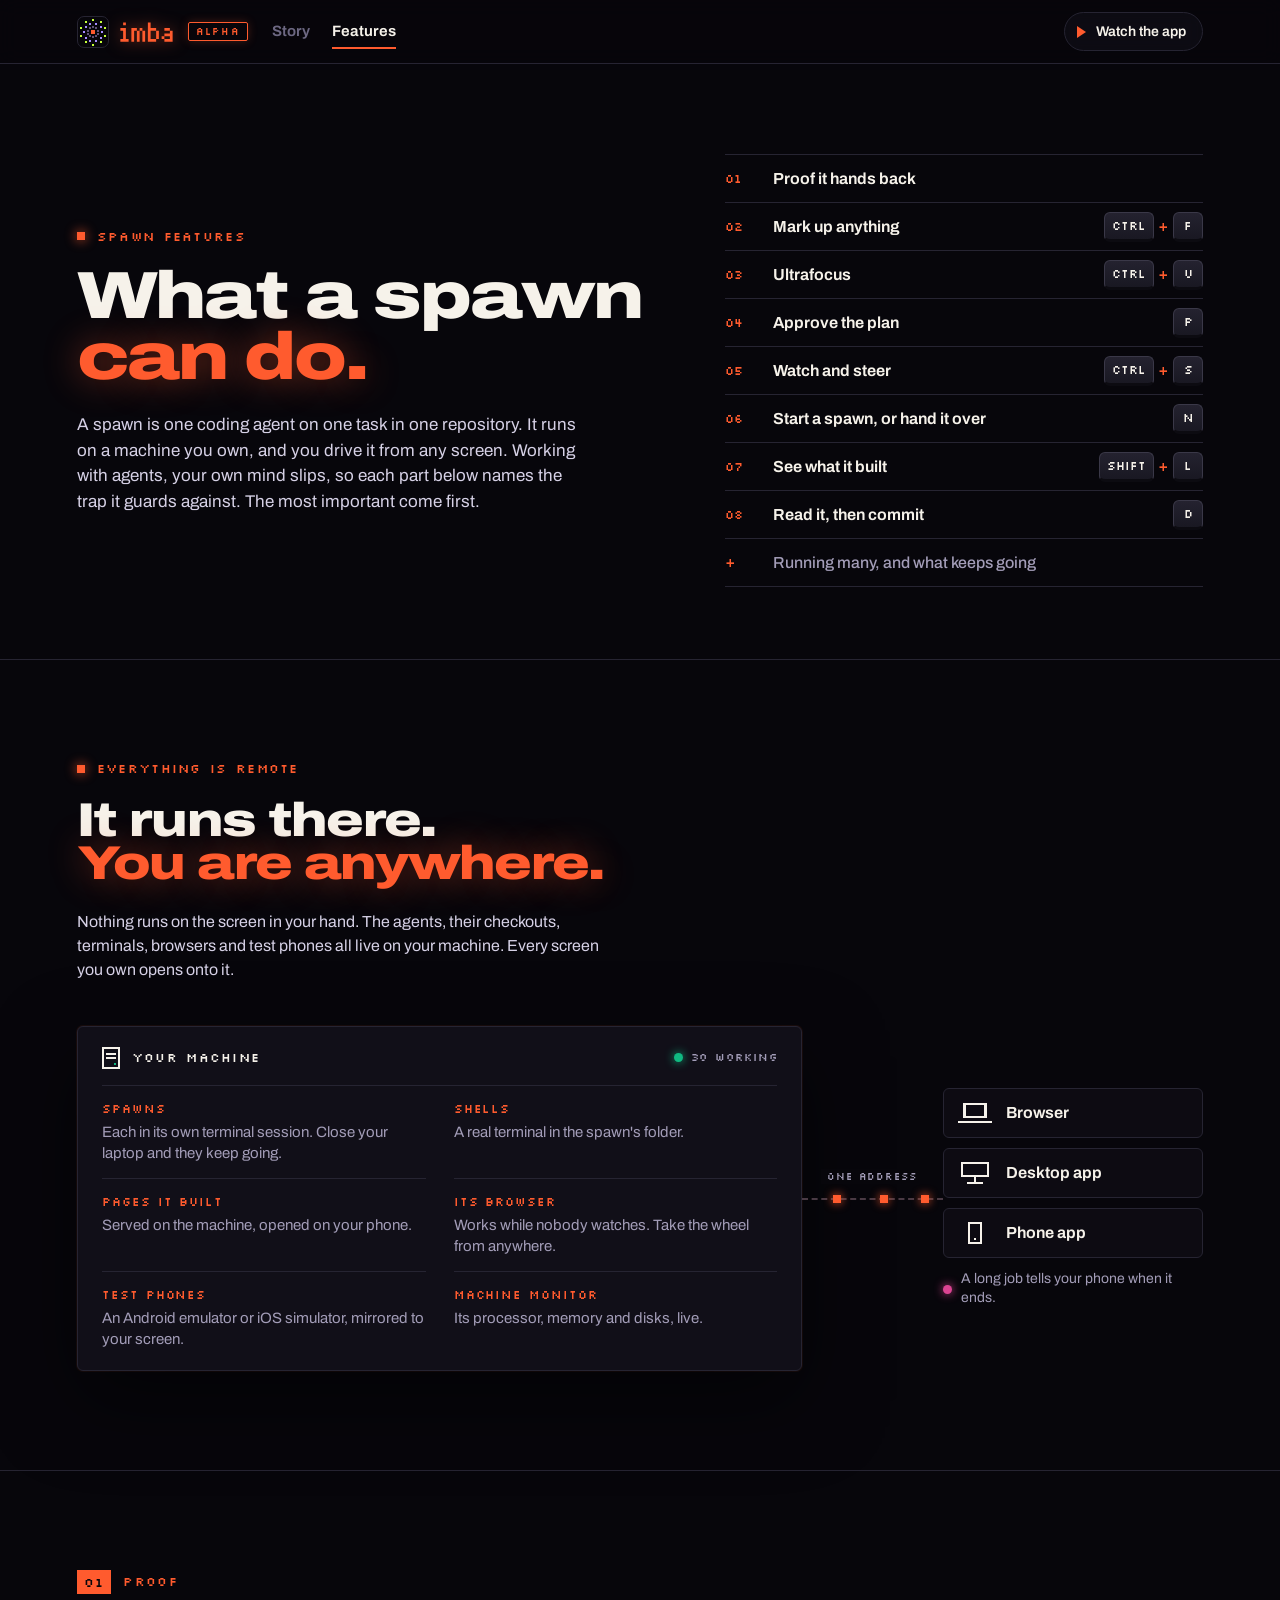
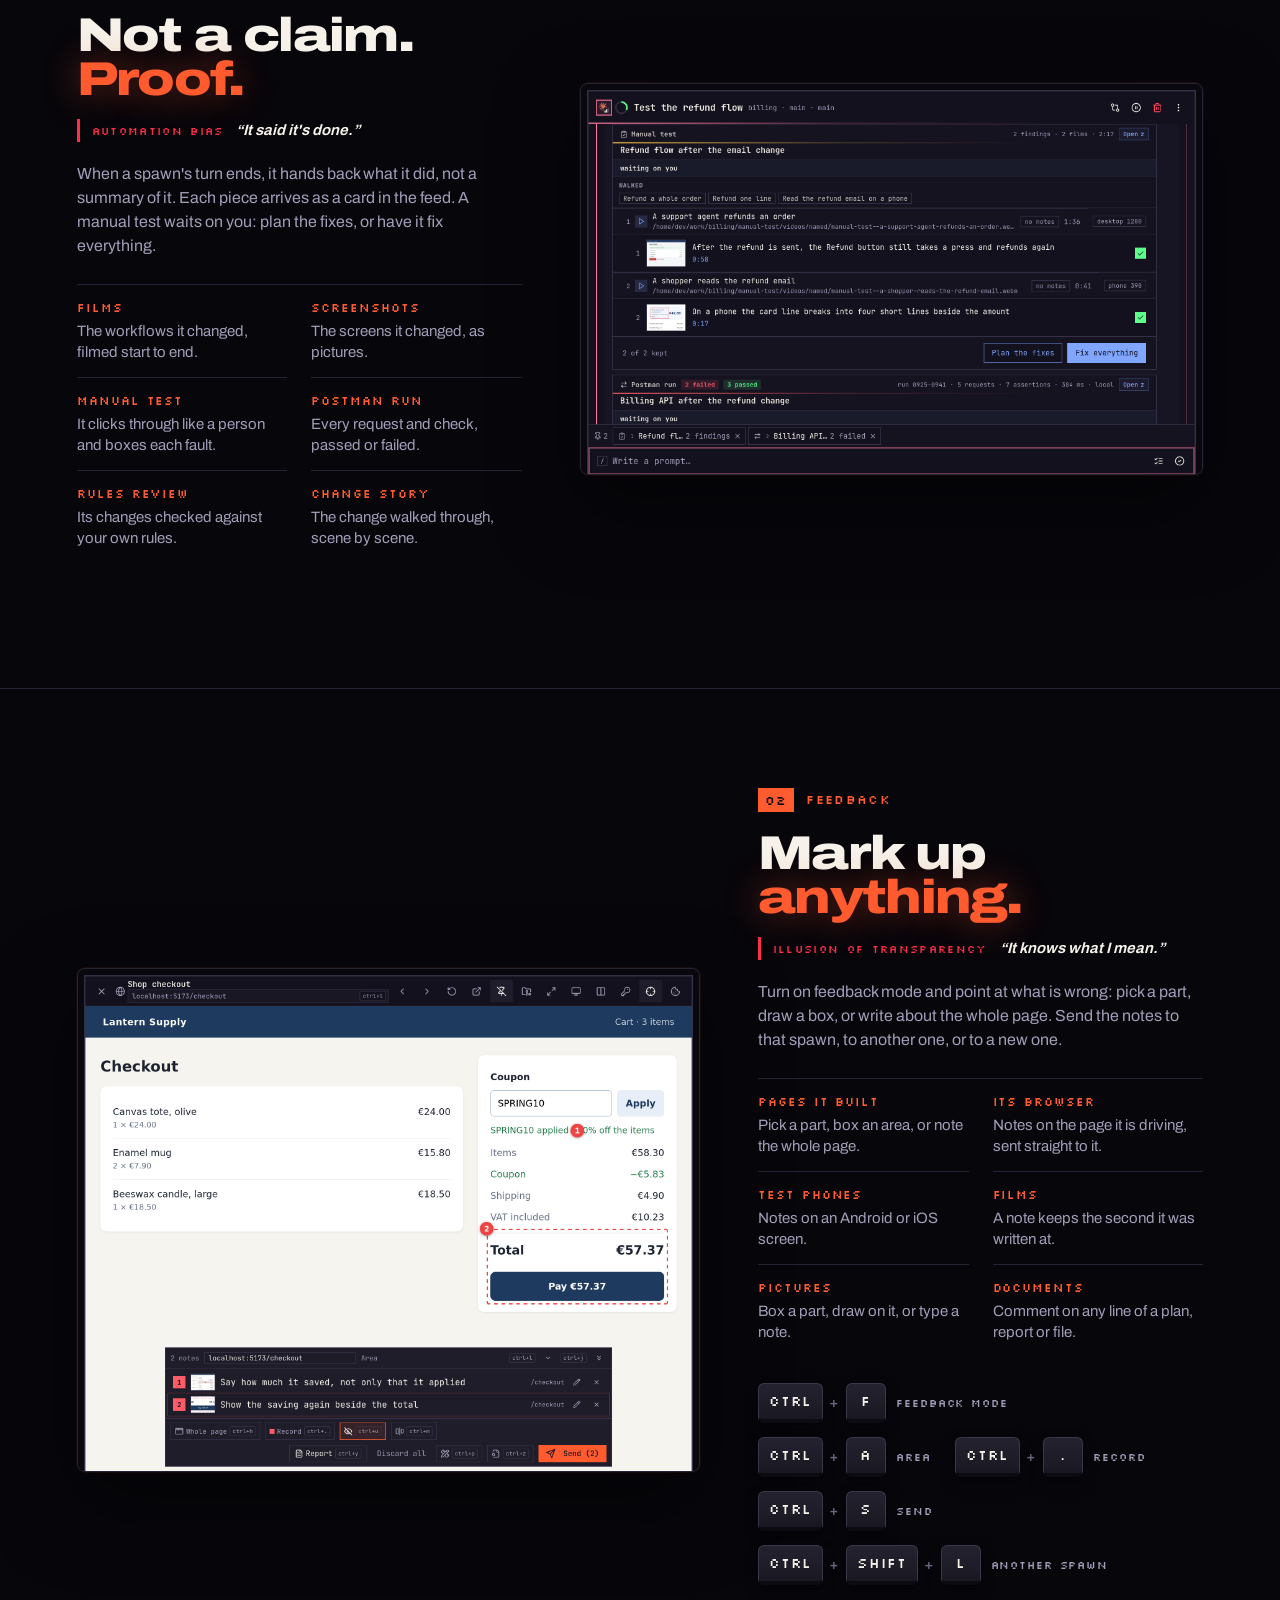
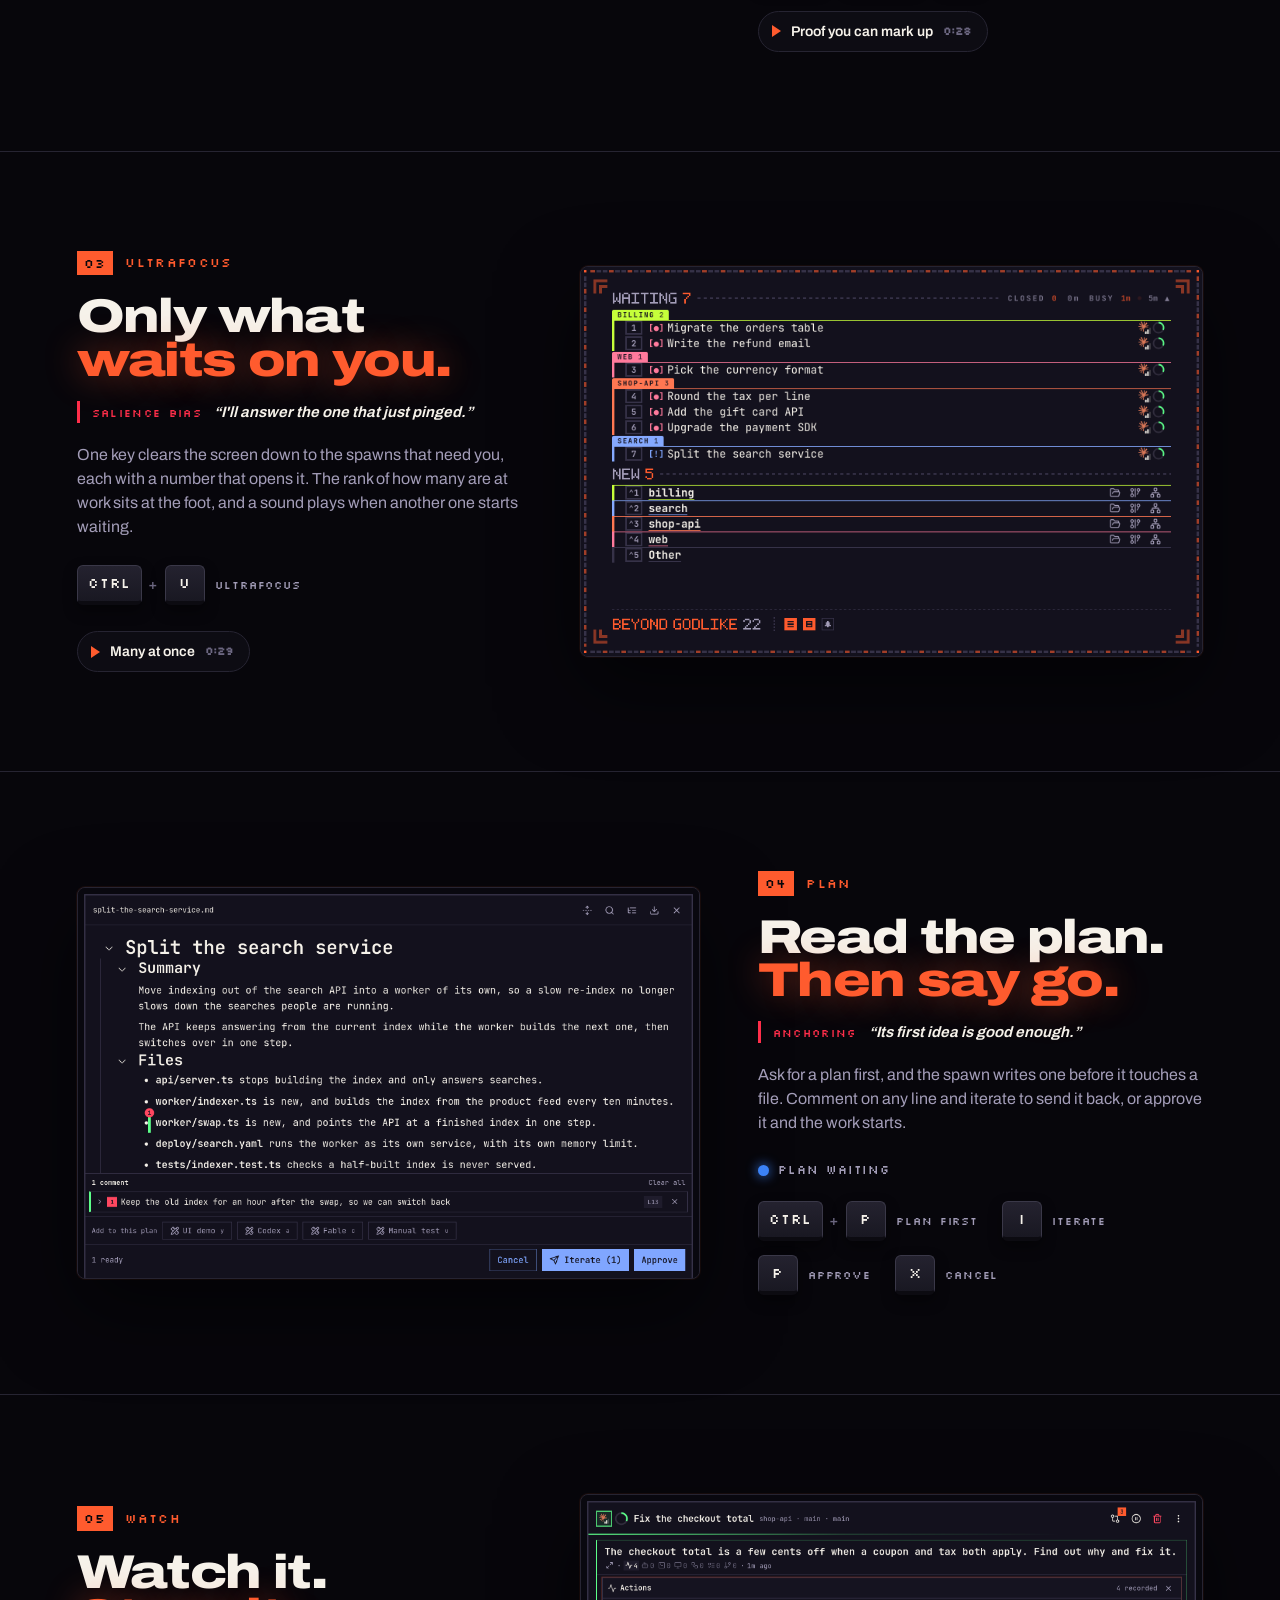
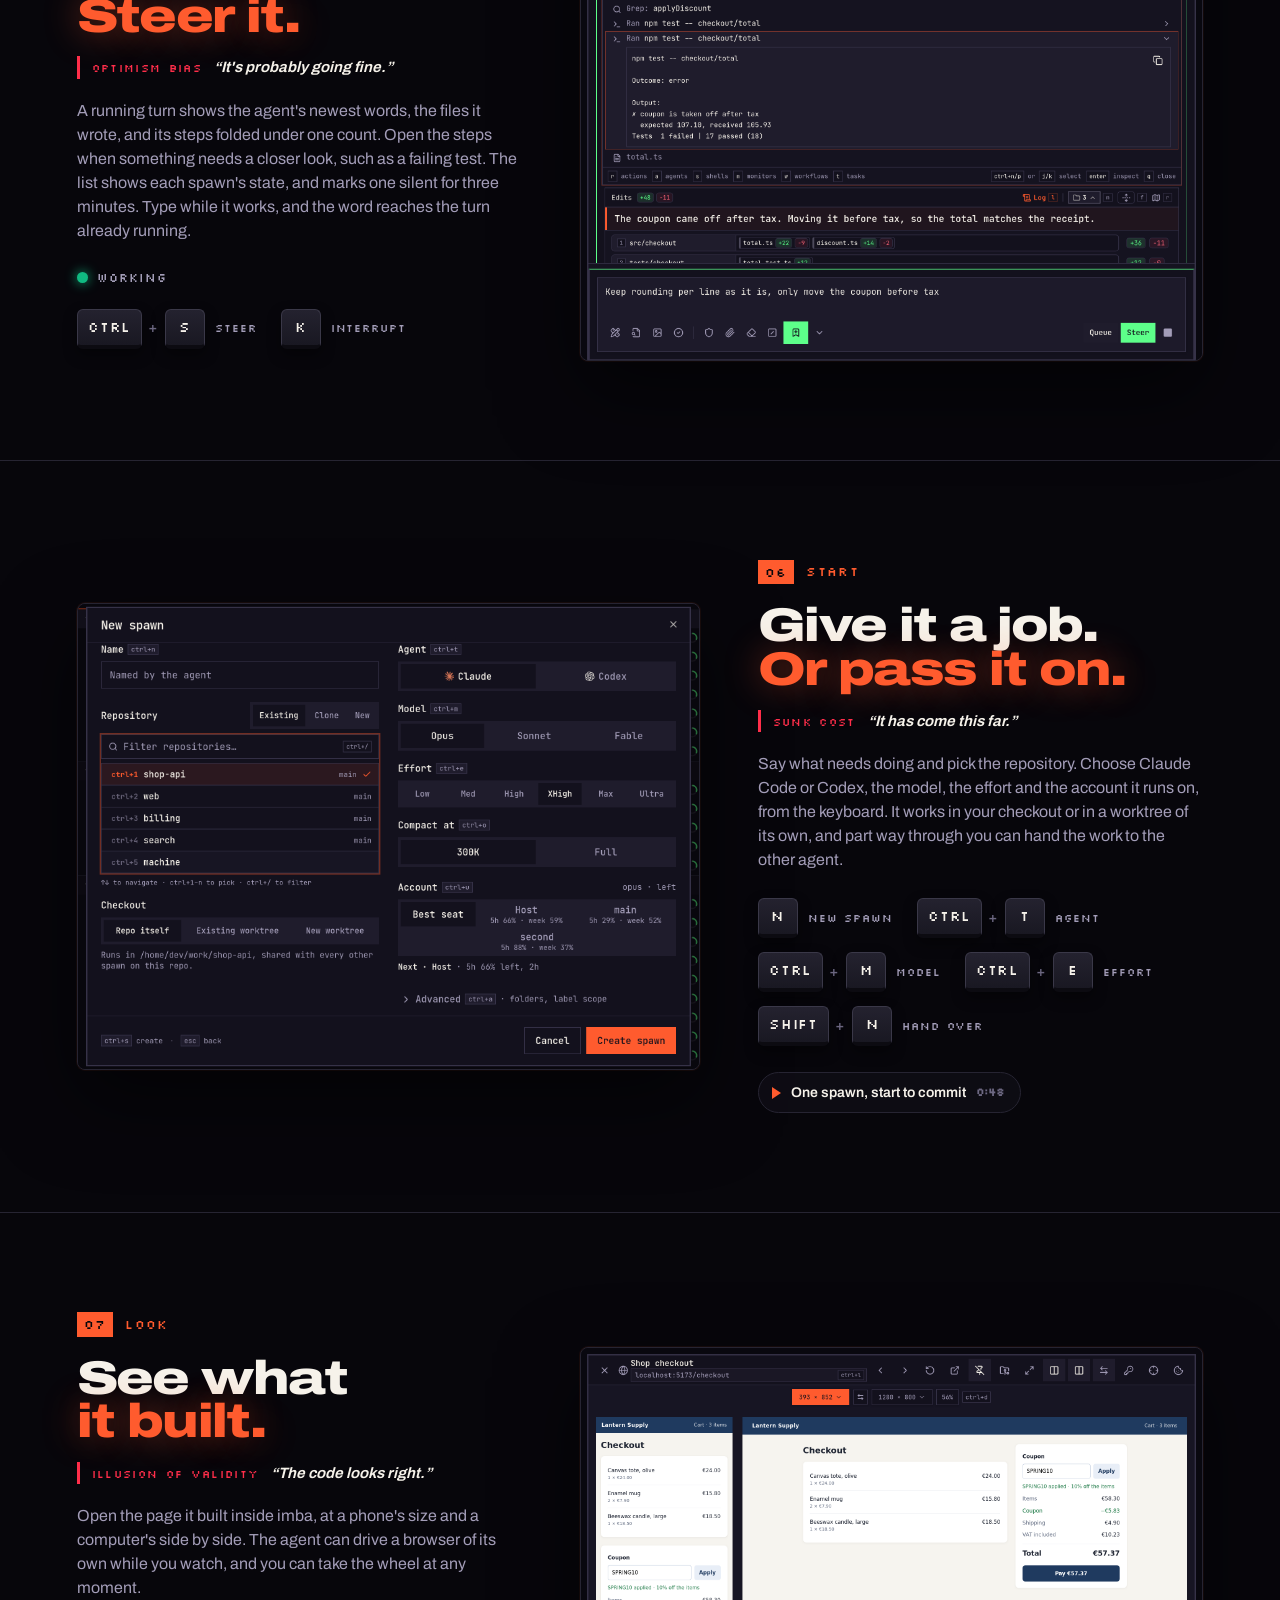
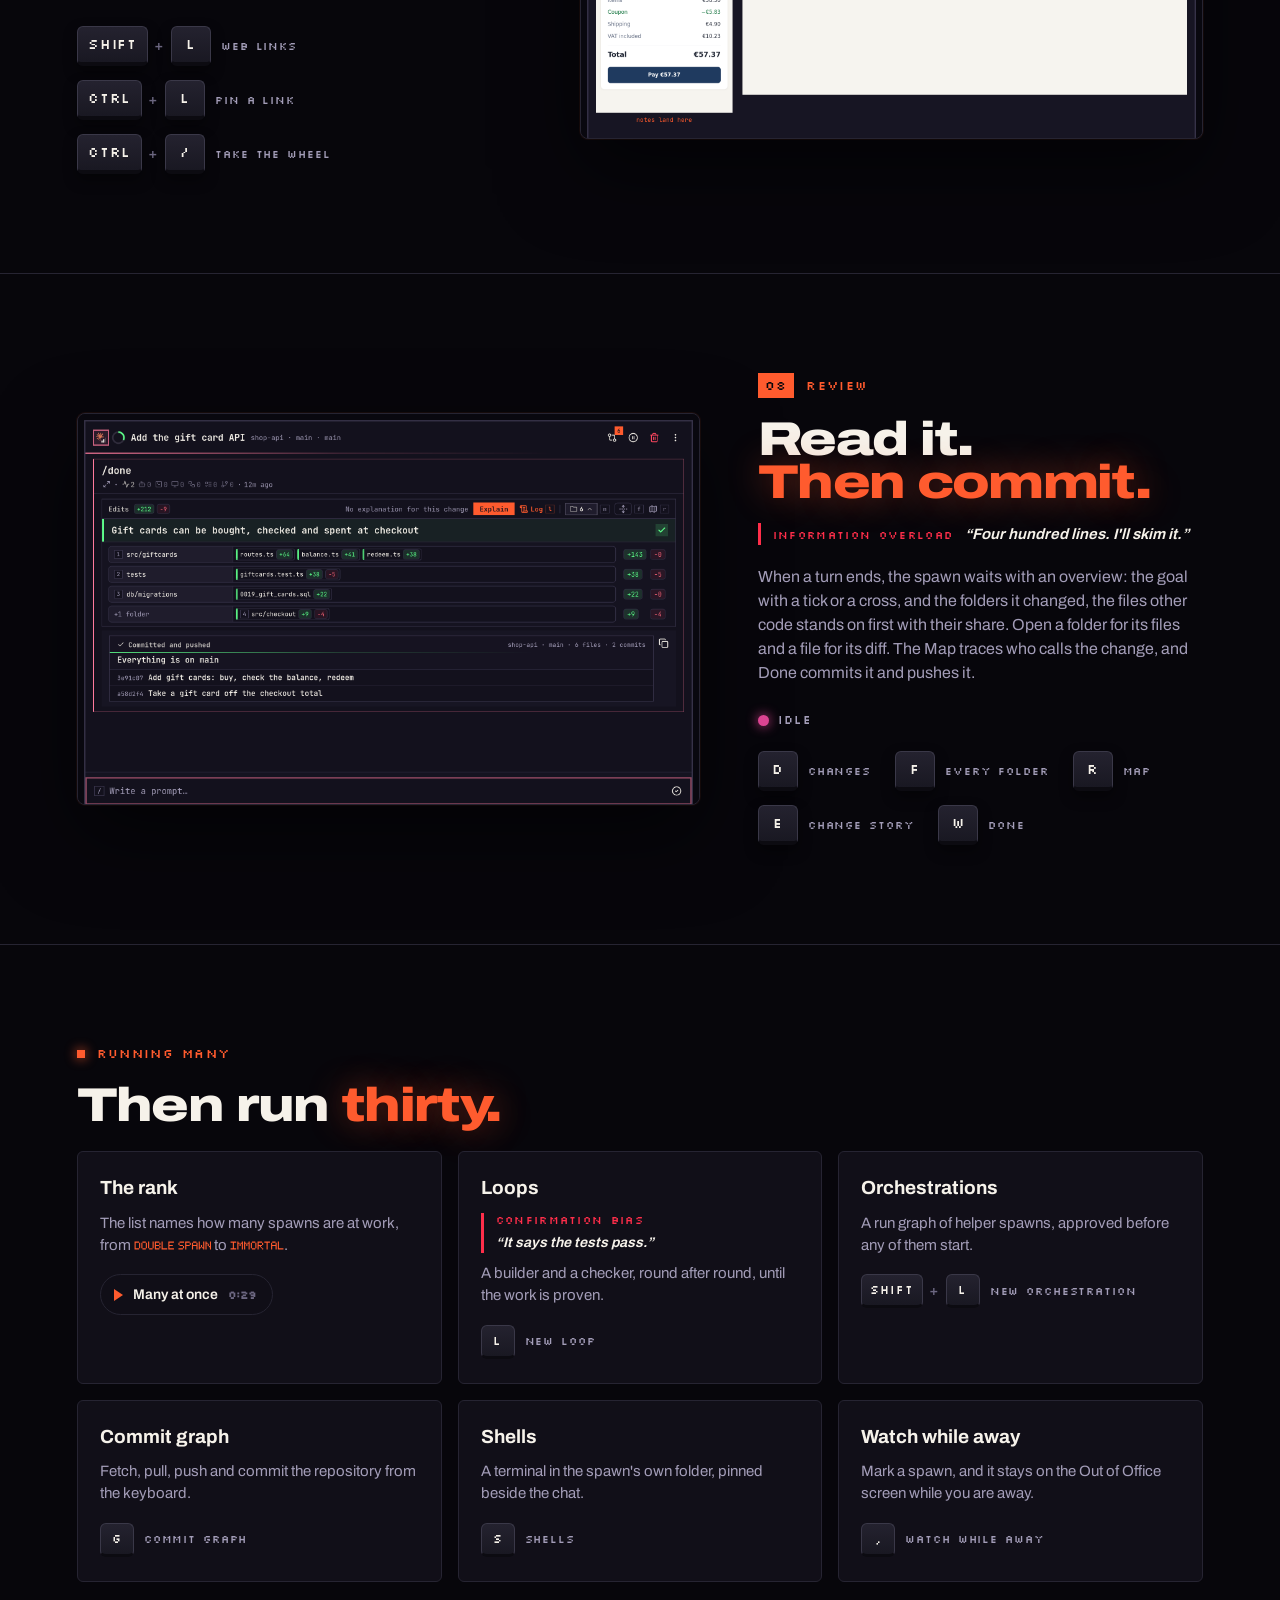
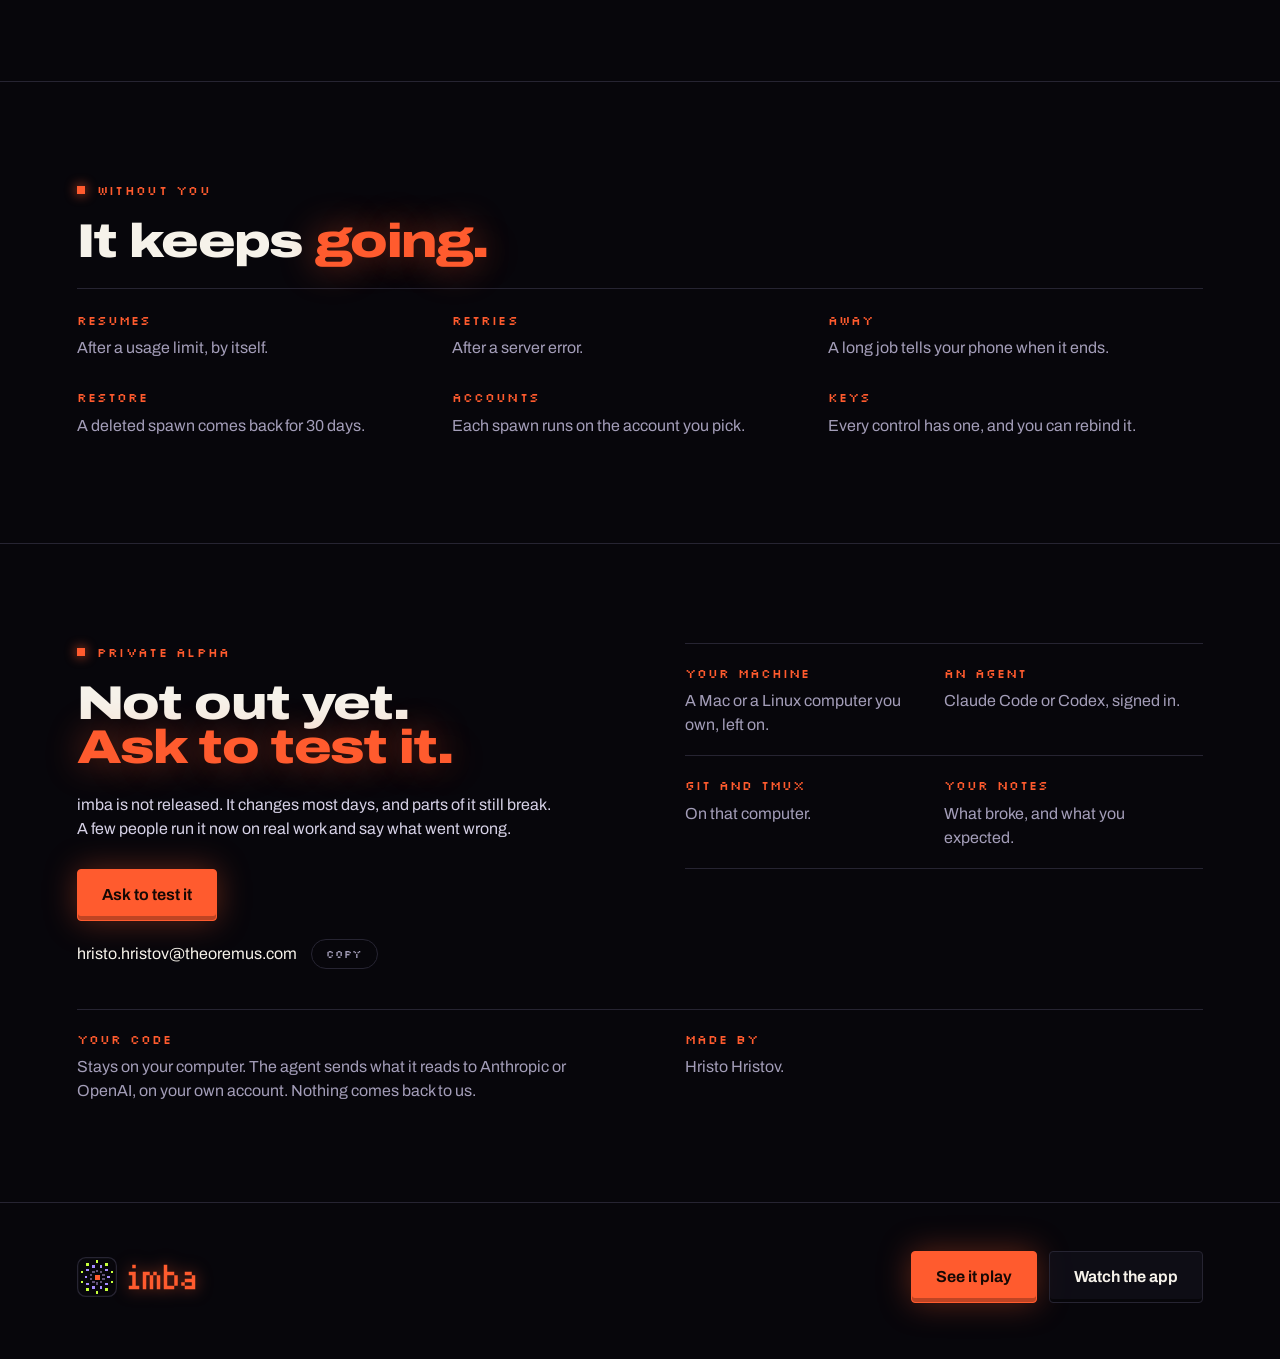
<file: features.html>
<!doctype html>
<html lang="en">
<head>
  <meta charset="UTF-8" />
  <meta name="viewport" content="width=device-width,initial-scale=1,viewport-fit=cover" />
  <meta name="theme-color" content="#07060b" />
  <meta name="description" content="What an imba spawn can do, on your machine and from any screen, and the trap of working with agents each part guards against: the proof it hands back, feedback mode on anything it made, Ultrafocus, plans, a running turn with its steps folded, hand-overs, the web view, and a review that opens as an overview. In private alpha." />
  <title>imba — what a spawn can do</title>
  <link rel="canonical" href="https://hr-hristov.github.io/imba-website/features.html" />
  <meta property="og:type" content="website" />
  <meta property="og:site_name" content="imba" />
  <meta property="og:url" content="https://hr-hristov.github.io/imba-website/features.html" />
  <meta property="og:title" content="imba — what a spawn can do" />
  <meta property="og:description" content="What an imba spawn can do, on your machine and from any screen, from the proof it hands back to the commit. In private alpha." />
  <meta property="og:image" content="https://hr-hristov.github.io/imba-website/imba-card.png" />
  <meta property="og:image:width" content="1200" />
  <meta property="og:image:height" content="630" />
  <meta property="og:image:alt" content="The imba story page: Thirty agents. A clear head., beside a voxel operator at a command deck" />
  <meta name="twitter:card" content="summary_large_image" />
  <link rel="icon" href="data:image/svg+xml,%3Csvg xmlns='http://www.w3.org/2000/svg' viewBox='0 0 16 16'%3E%3Crect width='16' height='16' rx='4' fill='%2307060b'/%3E%3Cpath fill='%23a58bff' d='M7 1h2v2H7zM12 3h2v2h-2zM13 8h2v2h-2zM10 13h2v2h-2zM4 13h2v2H4zM1 8h2v2H1zM2 3h2v2H2z'/%3E%3Cpath fill='%23c6ff3a' d='M7 4h2v2H7zM10 7h2v2h-2zM7 10h2v2H7zM4 7h2v2H4z'/%3E%3Cpath fill='%23ff5b2e' d='M7 7h2v2H7z'/%3E%3C/svg%3E" />
  <link rel="apple-touch-icon" href="./apple-touch-icon.png" />
  <script type="module" crossorigin src="./assets/features-EiXNcFzK.js"></script>
  <link rel="modulepreload" crossorigin href="./assets/pixel-DkwJm0si.js">
  <link rel="modulepreload" crossorigin href="./assets/alpha-BO1BMQ5P.js">
  <link rel="stylesheet" crossorigin href="./assets/pixel-CEKBfJoQ.css">
  <link rel="stylesheet" crossorigin href="./assets/features-DKMFRP6z.css">
</head>
<body class="features-page">
  <header class="bar">
    <a class="brand" href="./" aria-label="imba" data-logo></a>
    <a class="alpha-tag" href="#alpha">Alpha</a>
    <nav class="nav" aria-label="Pages"><a href="./">Story</a><a href="features.html" aria-current="page">Features</a></nav>
    <button class="film-link" data-film="start"><span class="play" aria-hidden="true"></span>Watch the app</button>
  </header>

  <main>
    <section class="f-hero" id="top">
      <div>
        <p class="kicker">Spawn features</p>
        <h1>What a spawn<br><span>can do.</span></h1>
        <p class="lede">A spawn is one coding agent on one task in one repository. It runs on a machine you own, and you drive it from any screen. Working with agents, your own mind slips, so each part below names the trap it guards against. The most important come first.</p>
      </div>
      <ol class="index">
        <li><a href="#proof"><i>01</i><b><span class="full">Proof it hands back</span><span class="short">Proof</span></b></a></li>
        <li><a href="#markup"><i>02</i><b><span class="full">Mark up anything</span><span class="short">Mark up</span></b><span class="keys" data-keys="feedback"></span></a></li>
        <li><a href="#ultrafocus"><i>03</i><b>Ultrafocus</b><span class="keys" data-keys="ultrafocus"></span></a></li>
        <li><a href="#plan"><i>04</i><b>Approve the plan</b><span class="keys" data-keys="plan"></span></a></li>
        <li><a href="#watch"><i>05</i><b>Watch and steer</b><span class="keys" data-keys="steer"></span></a></li>
        <li><a href="#start"><i>06</i><b><span class="full">Start a spawn, or hand it over</span><span class="short">Start or hand over</span></b><span class="keys" data-keys="spawn"></span></a></li>
        <li><a href="#built"><i>07</i><b>See what it built</b><span class="keys" data-keys="webLinks"></span></a></li>
        <li><a href="#commit"><i>08</i><b><span class="full">Read it, then commit</span><span class="short">Read, then commit</span></b><span class="keys" data-keys="changes"></span></a></li>
        <li class="more"><a href="#many"><i>+</i><b>Running many, and what keeps going</b></a></li>
      </ol>
    </section>

    <section class="remote" id="remote" aria-labelledby="remote-title">
      <div class="remote-words">
        <p class="kicker">Everything is remote</p>
        <h2 id="remote-title">It runs there.<br><span>You are anywhere.</span></h2>
        <p>Nothing runs on the screen in your hand. The agents, their checkouts, terminals, browsers and test phones all live on your machine. Every screen you own opens onto it.</p>
      </div>
      <div class="reach">
        <div class="machine">
          <p class="machine-head"><svg class="tower" viewBox="0 0 9 11" aria-hidden="true"><path d="M0 0h9v1H0zM0 10h9v1H0zM0 1h1v9H0zM8 1h1v9H8zM2 3h5v1H2zM2 5h5v1H2z"/><path class="on" d="M6 8h1v1H6z"/></svg><b>Your machine</b><small><i class="light working" aria-hidden="true"></i>30 working</small></p>
          <ul class="runs" aria-label="What runs on your machine">
            <li><b>Spawns</b><span>Each in its own terminal session. Close your laptop and they keep going.</span></li>
            <li><b>Shells</b><span>A real terminal in the spawn's folder.</span></li>
            <li><b>Pages it built</b><span>Served on the machine, opened on your phone.</span></li>
            <li><b>Its browser</b><span>Works while nobody watches. Take the wheel from anywhere.</span></li>
            <li><b>Test phones</b><span>An Android emulator or iOS simulator, mirrored to your screen.</span></li>
            <li><b>Machine monitor</b><span>Its processor, memory and disks, live.</span></li>
          </ul>
        </div>
        <div class="link"><i></i><i></i><i></i><span>One address</span></div>
        <div>
          <ul class="screens" aria-label="The screens that reach it">
            <li><svg viewBox="0 0 13 8" aria-hidden="true"><path d="M2 0h9v1H2zM2 5h9v1H2zM2 1h1v4H2zM10 1h1v4h-1zM0 7h13v1H0z"/></svg>Browser</li>
            <li><svg viewBox="0 0 13 10" aria-hidden="true"><path d="M0 0h13v1H0zM0 6h13v1H0zM0 1h1v5H0zM12 1h1v5h-1zM6 7h1v2H6zM3 9h7v1H3z"/></svg>Desktop app</li>
            <li><svg viewBox="0 0 7 11" aria-hidden="true"><path d="M0 0h7v1H0zM0 10h7v1H0zM0 1h1v9H0zM6 1h1v9H6zM3 8h1v1H3z"/></svg>Phone app</li>
          </ul>
          <p class="buzz"><i class="light done" aria-hidden="true"></i>A long job tells your phone when it ends.</p>
        </div>
      </div>
    </section>

    <section class="feature" id="proof">
      <div class="words">
        <p class="step"><b>01</b>Proof</p>
        <h2>Not a claim.<br><span>Proof.</span></h2>
        <p class="trap-line"><b>Automation bias</b>“It said it's done.”</p>
        <p>When a spawn's turn ends, it hands back what it did, not a summary of it. Each piece arrives as a card in the feed. A manual test waits on you: plan the fixes, or have it fix everything.</p>
        <ul class="kinds" aria-label="What comes back">
          <li><b>Films</b><span>The workflows it changed, filmed start to end.</span></li>
          <li><b>Screenshots</b><span>The screens it changed, as pictures.</span></li>
          <li><b>Manual test</b><span>It clicks through like a person and boxes each fault.</span></li>
          <li><b>Postman run</b><span>Every request and check, passed or failed.</span></li>
          <li><b>Rules review</b><span>Its changes checked against your own rules.</span></li>
          <li><b>Change story</b><span>The change walked through, scene by scene.</span></li>
        </ul>
      </div>
      <figure class="shot"><img src="./assets/handback-CwfSddah.png" alt="A manual test report in imba with two faults, each boxed on a frame of its film, and a Postman run with two failed checks under it" loading="lazy" /></figure>
    </section>

    <section class="feature flip" id="markup">
      <div class="words">
        <p class="step"><b>02</b>Feedback</p>
        <h2>Mark up<br><span>anything.</span></h2>
        <p class="trap-line"><b>Illusion of transparency</b>“It knows what I mean.”</p>
        <p>Turn on feedback mode and point at what is wrong: pick a part, draw a box, or write about the whole page. Send the notes to that spawn, to another one, or to a new one.</p>
        <ul class="kinds" aria-label="What you can mark up">
          <li><b>Pages it built</b><span>Pick a part, box an area, or note the whole page.</span></li>
          <li><b>Its browser</b><span>Notes on the page it is driving, sent straight to it.</span></li>
          <li><b>Test phones</b><span>Notes on an Android or iOS screen.</span></li>
          <li><b>Films</b><span>A note keeps the second it was written at.</span></li>
          <li><b>Pictures</b><span>Box a part, draw on it, or type a note.</span></li>
          <li><b>Documents</b><span>Comment on any line of a plan, report or file.</span></li>
        </ul>
        <ul class="keyrow">
          <li class="keyline"><span class="keys" data-keys="feedback"></span><span>Feedback mode</span></li>
          <li class="keyline"><span class="keys" data-keys="area"></span><span>Area</span></li>
          <li class="keyline"><span class="keys" data-keys="record"></span><span>Record</span></li>
          <li class="keyline"><span class="keys" data-keys="sendNotes"></span><span>Send</span></li>
          <li class="keyline"><span class="keys" data-keys="elsewhere"></span><span>Another spawn</span></li>
        </ul>
        <button class="film-chip" data-film="proof"><span class="play" aria-hidden="true"></span>Proof you can mark up<small data-length></small></button>
      </div>
      <figure class="shot"><img src="./assets/markup-C_lVrvRg.png" alt="Feedback mode in imba on a checkout page a spawn built: a pin on the coupon line, a box round the total, and the two notes ready to send" loading="lazy" /></figure>
    </section>

    <section class="feature" id="ultrafocus">
      <div class="words">
        <p class="step"><b>03</b>Ultrafocus</p>
        <h2>Only what<br><span>waits on you.</span></h2>
        <p class="trap-line"><b>Salience bias</b>“I'll answer the one that just pinged.”</p>
        <p>One key clears the screen down to the spawns that need you, each with a number that opens it. The rank of how many are at work sits at the foot, and a sound plays when another one starts waiting.</p>
        <ul class="keyrow">
          <li class="keyline"><span class="keys" data-keys="ultrafocus"></span><span>Ultrafocus</span></li>
        </ul>
        <button class="film-chip" data-film="many"><span class="play" aria-hidden="true"></span>Many at once<small data-length></small></button>
      </div>
      <figure class="shot"><img src="./assets/ultrafocus-DhAnU5f5.png" alt="The imba Ultrafocus screen: spawns waiting, the repositories to start a new one in, and the rank at the foot" loading="lazy" /></figure>
    </section>

    <section class="feature flip" id="plan">
      <div class="words">
        <p class="step"><b>04</b>Plan</p>
        <h2>Read the plan.<br><span>Then say go.</span></h2>
        <p class="trap-line"><b>Anchoring</b>“Its first idea is good enough.”</p>
        <p>Ask for a plan first, and the spawn writes one before it touches a file. Comment on any line and iterate to send it back, or approve it and the work starts.</p>
        <ul class="lights" aria-label="Spawn lights"><li class="plan">Plan waiting</li></ul>
        <ul class="keyrow">
          <li class="keyline"><span class="keys" data-keys="planFirst"></span><span>Plan first</span></li>
          <li class="keyline"><span class="keys" data-keys="iterate"></span><span>Iterate</span></li>
          <li class="keyline"><span class="keys" data-keys="plan"></span><span>Approve</span></li>
          <li class="keyline"><span class="keys" data-keys="cancelPlan"></span><span>Cancel</span></li>
        </ul>
      </div>
      <figure class="shot"><img src="./assets/plan-CRwxPCBE.png" alt="A plan waiting for approval in imba, with a comment on one line" loading="lazy" /></figure>
    </section>

    <section class="feature" id="watch">
      <div class="words">
        <p class="step"><b>05</b>Watch</p>
        <h2>Watch it.<br><span>Steer it.</span></h2>
        <p class="trap-line"><b>Optimism bias</b>“It's probably going fine.”</p>
        <p>A running turn shows the agent's newest words, the files it wrote, and its steps folded under one count. Open the steps when something needs a closer look, such as a failing test. The list shows each spawn's state, and marks one silent for three minutes. Type while it works, and the word reaches the turn already running.</p>
        <ul class="lights" aria-label="Spawn lights"><li class="working">Working</li></ul>
        <ul class="keyrow">
          <li class="keyline"><span class="keys" data-keys="steer"></span><span>Steer</span></li>
          <li class="keyline"><span class="keys" data-keys="interrupt"></span><span>Interrupt</span></li>
        </ul>
      </div>
      <figure class="shot"><img src="./assets/watch-B9mXlouD.png" alt="A working spawn's actions in imba, with a failing test opened and a steer message typed" loading="lazy" /></figure>
    </section>

    <section class="feature flip" id="start">
      <div class="words">
        <p class="step"><b>06</b>Start</p>
        <h2>Give it a job.<br><span>Or pass it on.</span></h2>
        <p class="trap-line"><b>Sunk cost</b>“It has come this far.”</p>
        <p>Say what needs doing and pick the repository. Choose Claude Code or Codex, the model, the effort and the account it runs on, from the keyboard. It works in your checkout or in a worktree of its own, and part way through you can hand the work to the other agent.</p>
        <ul class="keyrow">
          <li class="keyline"><span class="keys" data-keys="spawn"></span><span>New spawn</span></li>
          <li class="keyline"><span class="keys" data-keys="agent"></span><span>Agent</span></li>
          <li class="keyline"><span class="keys" data-keys="model"></span><span>Model</span></li>
          <li class="keyline"><span class="keys" data-keys="effort"></span><span>Effort</span></li>
          <li class="keyline"><span class="keys" data-keys="handover"></span><span>Hand over</span></li>
        </ul>
        <button class="film-chip" data-film="start"><span class="play" aria-hidden="true"></span>One spawn, start to commit<small data-length></small></button>
      </div>
      <figure class="shot"><img src="./assets/start-CB9FgByP.png" alt="The New spawn dialog in imba, with the agent, model, effort and account" loading="lazy" /></figure>
    </section>

    <section class="feature" id="built">
      <div class="words">
        <p class="step"><b>07</b>Look</p>
        <h2>See what<br><span>it built.</span></h2>
        <p class="trap-line"><b>Illusion of validity</b>“The code looks right.”</p>
        <p>Open the page it built inside imba, at a phone's size and a computer's side by side. The agent can drive a browser of its own while you watch, and you can take the wheel at any moment.</p>
        <ul class="keyrow">
          <li class="keyline"><span class="keys" data-keys="webLinks"></span><span>Web links</span></li>
          <li class="keyline"><span class="keys" data-keys="pinLink"></span><span>Pin a link</span></li>
          <li class="keyline"><span class="keys" data-keys="wheel"></span><span>Take the wheel</span></li>
        </ul>
      </div>
      <figure class="shot"><img src="./assets/built-B4EBDbtN.png" alt="A checkout page a spawn built, open in the imba web view at a phone size and a laptop size" loading="lazy" /></figure>
    </section>

    <section class="feature flip" id="commit">
      <div class="words">
        <p class="step"><b>08</b>Review</p>
        <h2>Read it.<br><span>Then commit.</span></h2>
        <p class="trap-line"><b>Information overload</b>“Four hundred lines. I'll skim it.”</p>
        <p>When a turn ends, the spawn waits with an overview: the goal with a tick or a cross, and the folders it changed, the files other code stands on first with their share. Open a folder for its files and a file for its diff. The Map traces who calls the change, and Done commits it and pushes it.</p>
        <ul class="lights" aria-label="Spawn lights"><li class="done">Idle</li></ul>
        <ul class="keyrow">
          <li class="keyline"><span class="keys" data-keys="changes"></span><span>Changes</span></li>
          <li class="keyline"><span class="keys" data-keys="folders"></span><span>Every folder</span></li>
          <li class="keyline"><span class="keys" data-keys="blast"></span><span>Map</span></li>
          <li class="keyline"><span class="keys" data-keys="story"></span><span>Change story</span></li>
          <li class="keyline"><span class="keys" data-keys="done"></span><span>Done</span></li>
        </ul>
      </div>
      <figure class="shot"><img src="./assets/commit-DpOu4t_S.png" alt="The Edits box in imba listing the files a spawn changed, and the card for its commit" loading="lazy" /></figure>
    </section>

    <section class="band" id="many">
      <p class="kicker">Running many</p>
      <h2>Then run <span>thirty.</span></h2>
      <div class="cards">
        <article class="card">
          <h3>The rank</h3>
          <p>The list names how many spawns are at work, from <span class="rank-range" data-rank-first></span> to <span class="rank-range" data-rank-last></span>.</p>
          <button class="film-chip" data-film="many"><span class="play" aria-hidden="true"></span>Many at once<small data-length></small></button>
        </article>
        <article class="card">
          <h3>Loops</h3>
          <p class="trap-line"><b>Confirmation bias</b>“It says the tests pass.”</p>
          <p>A builder and a checker, round after round, until the work is proven.</p>
          <p class="keyline"><span class="keys" data-keys="loop"></span><span>New loop</span></p>
        </article>
        <article class="card">
          <h3>Orchestrations</h3>
          <p>A run graph of helper spawns, approved before any of them start.</p>
          <p class="keyline"><span class="keys" data-keys="orchestrate"></span><span>New orchestration</span></p>
        </article>
        <article class="card">
          <h3>Commit graph</h3>
          <p>Fetch, pull, push and commit the repository from the keyboard.</p>
          <p class="keyline"><span class="keys" data-keys="graph"></span><span>Commit graph</span></p>
        </article>
        <article class="card">
          <h3>Shells</h3>
          <p>A terminal in the spawn's own folder, pinned beside the chat.</p>
          <p class="keyline"><span class="keys" data-keys="shells"></span><span>Shells</span></p>
        </article>
        <article class="card">
          <h3>Watch while away</h3>
          <p>Mark a spawn, and it stays on the Out of Office screen while you are away.</p>
          <p class="keyline"><span class="keys" data-keys="away"></span><span>Watch while away</span></p>
        </article>
      </div>
    </section>

    <section class="band" id="keeps">
      <p class="kicker">Without you</p>
      <h2>It keeps <span>going.</span></h2>
      <ul class="facts">
        <li><b>Resumes</b><span>After a usage limit, by itself.</span></li>
        <li><b>Retries</b><span>After a server error.</span></li>
        <li><b>Away</b><span>A long job tells your phone when it ends.</span></li>
        <li><b>Restore</b><span>A deleted spawn comes back for 30 days.</span></li>
        <li><b>Accounts</b><span>Each spawn runs on the account you pick.</span></li>
        <li><b>Keys</b><span>Every control has one, and you can rebind it.</span></li>
      </ul>
    </section>

    <section class="alpha" id="alpha" aria-labelledby="alpha-title">
      <div class="alpha-words">
        <p class="kicker">Private alpha</p>
        <h2 id="alpha-title">Not out yet.<br><span>Ask to test it.</span></h2>
        <p>imba is not released. It changes most days, and parts of it still break. A few people run it now on real work and say what went wrong.</p>
        <div class="actions"><a class="button primary" href="mailto:hristo.hristov@theoremus.com?subject=imba%20alpha&amp;body=Name%3A%20%0AClaude%20Code%20or%20Codex%3A%20%0AWhat%20I%20would%20use%20it%20for%3A%20%0A">Ask to test it</a></div>
        <p class="mail"><span class="mail-address">hristo.hristov@theoremus.com</span><button class="mail-copy" type="button" data-copy="hristo.hristov@theoremus.com">Copy</button><span class="quiet" role="status" data-copy-status></span></p>
      </div>
      <ul class="needs" aria-label="What a tester needs">
        <li><b>Your machine</b><span>A Mac or a Linux computer you own, left on.</span></li>
        <li><b>An agent</b><span>Claude Code or Codex, signed in.</span></li>
        <li><b>Git and tmux</b><span>On that computer.</span></li>
        <li><b>Your notes</b><span>What broke, and what you expected.</span></li>
      </ul>
      <dl class="answers">
        <div><dt>Your code</dt><dd>Stays on your computer. The agent sends what it reads to Anthropic or OpenAI, on your own account. Nothing comes back to us.</dd></div>
        <div><dt>Made by</dt><dd>Hristo Hristov.</dd></div>
      </dl>
    </section>

    <footer class="foot">
      <a class="brand" href="./" aria-label="imba" data-logo></a>
      <div class="actions">
        <a class="button primary" href="./">See it play</a>
        <button class="button" data-film="start">Watch the app</button>
      </div>
    </footer>
  </main>

  <dialog id="film-dialog" aria-labelledby="film-title">
    <div class="film-head"><span id="film-title"></span><button id="close-film">Close</button></div>
    <video id="film" controls playsinline preload="none"></video>
    <ol class="film-steps" id="film-steps" aria-label="Steps"></ol>
    <p id="film-note"></p>
  </dialog>
</body>
</html>
</file>
<file: assets/pixel-CEKBfJoQ.css>
@font-face{font-family:Archivo Variable;font-style:normal;font-display:swap;font-weight:100 900;font-stretch:62% 125%;src:url(./archivo-vietnamese-wdth-normal-rJmnGBSt.woff2) format("woff2-variations");unicode-range:U+0102-0103,U+0110-0111,U+0128-0129,U+0168-0169,U+01A0-01A1,U+01AF-01B0,U+0300-0301,U+0303-0304,U+0308-0309,U+0323,U+0329,U+1EA0-1EF9,U+20AB}@font-face{font-family:Archivo Variable;font-style:normal;font-display:swap;font-weight:100 900;font-stretch:62% 125%;src:url(./archivo-latin-ext-wdth-normal-7khWdh9v.woff2) format("woff2-variations");unicode-range:U+0100-02BA,U+02BD-02C5,U+02C7-02CC,U+02CE-02D7,U+02DD-02FF,U+0304,U+0308,U+0329,U+1D00-1DBF,U+1E00-1E9F,U+1EF2-1EFF,U+2020,U+20A0-20AB,U+20AD-20C0,U+2113,U+2C60-2C7F,U+A720-A7FF}@font-face{font-family:Archivo Variable;font-style:normal;font-display:swap;font-weight:100 900;font-stretch:62% 125%;src:url(./archivo-latin-wdth-normal-DY7AcnAa.woff2) format("woff2-variations");unicode-range:U+0000-00FF,U+0131,U+0152-0153,U+02BB-02BC,U+02C6,U+02DA,U+02DC,U+0304,U+0308,U+0329,U+2000-206F,U+20AC,U+2122,U+2191,U+2193,U+2212,U+2215,U+FEFF,U+FFFD}@font-face{font-family:Silkscreen;font-style:normal;font-display:swap;font-weight:400;src:url([data-uri]) format("woff2"),url([data-uri]) format("woff");unicode-range:U+0100-02BA,U+02BD-02C5,U+02C7-02CC,U+02CE-02D7,U+02DD-02FF,U+0304,U+0308,U+0329,U+1D00-1DBF,U+1E00-1E9F,U+1EF2-1EFF,U+2020,U+20A0-20AB,U+20AD-20C0,U+2113,U+2C60-2C7F,U+A720-A7FF}@font-face{font-family:Silkscreen;font-style:normal;font-display:swap;font-weight:400;src:url(./silkscreen-latin-400-normal-CtPo2yA5.woff2) format("woff2"),url(./silkscreen-latin-400-normal-D0DfPJut.woff) format("woff");unicode-range:U+0000-00FF,U+0131,U+0152-0153,U+02BB-02BC,U+02C6,U+02DA,U+02DC,U+0304,U+0308,U+0329,U+2000-206F,U+20AC,U+2122,U+2191,U+2193,U+2212,U+2215,U+FEFF,U+FFFD}:root{--night: #07060b;--panel: #110f18;--line: #262432;--ink: #f6f2ea;--muted: #a39db8;--dim: #6d6882;--signal: #ff5b2e;--research: #c6ff3a;--build: #ff8a1f;--check: #a58bff;--proven: #5dff8a;--alert: #ff2e4a;--working: #10b981;--asking: #f59e0b;--plan: #3b82f6;--done: #db4492;--sans: "Archivo Variable", "Archivo", system-ui, sans-serif;--pixel: "Silkscreen", ui-monospace, monospace;--gutter: clamp(16px, 6vw, 96px);color-scheme:dark}*{box-sizing:border-box}html{background:var(--night);scroll-behavior:smooth}body{margin:0;background:var(--night);color:var(--ink);font-family:var(--sans);font-size:18px;line-height:1.5;-webkit-font-smoothing:antialiased;overflow-x:hidden}body.still{scroll-behavior:auto}a{color:inherit}button{font:inherit;color:inherit}kbd{font:inherit}#world{position:fixed;top:0;right:0;bottom:0;left:0;width:100vw;height:100vh;height:100lvh;display:block;z-index:0;opacity:0;transition:opacity 1.2s ease}body.ready #world{opacity:1}.scrim{position:fixed;top:0;right:0;bottom:0;left:0;z-index:1;pointer-events:none;background:linear-gradient(90deg,#07060be0,#07060bbd 34%,#07060b00 60%),linear-gradient(180deg,#07060bb3 0,#07060b00 110px)}body.no-3d{background:radial-gradient(80% 60% at 70% 40%,#2a1420 0%,var(--night) 70%)}.bar{position:fixed;z-index:10;top:0;left:0;right:0;height:64px;display:flex;align-items:center;gap:24px;padding:0 var(--gutter);transition:background .3s,box-shadow .3s}.bar.solid{background:#07060bdb;-webkit-backdrop-filter:blur(10px);backdrop-filter:blur(10px);box-shadow:inset 0 -1px 0 var(--line)}.brand{display:flex;align-items:center;gap:10px;line-height:0}.brand svg{height:22px;width:auto;fill:var(--signal);filter:drop-shadow(0 0 8px rgba(255,91,46,.55))}.brand .orbit-mark{width:32px;height:32px;filter:none}.alpha-tag{margin-left:-10px;padding:4px 7px 3px;border:1px solid var(--signal);border-radius:2px;font-family:var(--pixel);font-size:10px;line-height:1;letter-spacing:.12em;text-transform:uppercase;text-decoration:none;color:var(--signal);box-shadow:0 0 10px #ff5b2e40;transition:background .2s,color .2s}.alpha-tag:hover{background:var(--signal);color:#160804}.nav{display:flex;align-items:center;gap:22px;font-size:15px;font-weight:650}.nav a{color:var(--dim);text-decoration:none;padding:6px 0;transition:color .2s}.nav a:hover{color:var(--ink)}.nav a[aria-current=page]{color:var(--ink);box-shadow:inset 0 -2px 0 var(--signal)}.hud{flex:1;display:flex;align-items:center;justify-content:center;gap:14px;min-width:0;font-family:var(--pixel);font-size:12px;letter-spacing:.06em;text-transform:uppercase;color:var(--muted)}.hud-count b{color:var(--ink);font-weight:400}.hud-rank{line-height:0}.rank-word{height:15px;width:auto;fill:var(--signal);filter:drop-shadow(0 0 6px rgba(255,91,46,.6))}.crowd{--n: 0;height:12px;width:calc(var(--n) * 9px);max-width:270px;transition:width .4s steps(8);background:url("data:image/svg+xml,%3Csvg xmlns='http://www.w3.org/2000/svg' viewBox='0 0 9 12'%3E%3Cpath fill='%23a58bff' d='M3 0h3v3H3zM1 4h7v1H1zM3 5h3v3H3zM1 5h1v2H1zM7 5h1v2H7zM3 8h1v3H3zM5 8h1v3H5z'/%3E%3C/svg%3E") left center / 9px 12px repeat-x}.film-link{display:inline-flex;align-items:center;gap:10px;border:1px solid var(--line);background:#110f18b3;-webkit-backdrop-filter:blur(8px);backdrop-filter:blur(8px);border-radius:999px;padding:8px 16px 8px 12px;font-size:14px;font-weight:600;cursor:pointer}.film-link:hover{border-color:var(--signal)}.play{width:0;height:0;border-left:9px solid var(--signal);border-top:6px solid transparent;border-bottom:6px solid transparent}main{position:relative;z-index:2}.chapter{position:relative;min-height:200vh;padding:0 var(--gutter)}.chapter.hero{min-height:160vh}.chapter.tall{min-height:260vh}.copy{position:sticky;top:0;height:100vh;display:flex;flex-direction:column;justify-content:center;max-width:540px;padding:96px 0 40px;pointer-events:none}.copy>*{pointer-events:auto}.hero .copy{max-width:720px}.kicker,.step{font-family:var(--pixel);font-size:13px;letter-spacing:.1em;text-transform:uppercase;color:var(--signal);margin:0 0 20px;display:flex;align-items:center;gap:12px}.kicker:before{content:"";width:8px;height:8px;background:var(--signal);box-shadow:0 0 12px var(--signal)}.step b{font-weight:400;color:var(--night);background:var(--signal);padding:3px 7px 2px}h1,h2{font-stretch:125%;font-weight:850;letter-spacing:-.035em;margin:0 0 24px;text-wrap:balance}h1{font-size:clamp(44px,5.2vw,92px);line-height:.92}h2{font-size:clamp(40px,4.9vw,80px);line-height:.92}h1 span,h2 span{color:var(--signal);text-shadow:0 0 36px rgba(255,91,46,.45)}.copy>p:not(.kicker):not(.step):not(.keyline){color:var(--muted);max-width:30em;margin:0 0 28px;font-size:clamp(17px,1.25vw,20px)}.lede{color:#d6d1e6!important}.narrow{display:none}.trap{margin:0 0 24px;padding:2px 0 2px 16px;border-left:3px solid var(--alert);max-width:30em}.trap p{margin:0}.trap .tl{font-family:var(--pixel);font-size:11px;letter-spacing:.16em;text-transform:uppercase;color:var(--alert);margin-bottom:6px}.trap .thought{font-size:clamp(20px,1.6vw,26px);font-weight:750;font-style:italic;line-height:1.2;color:var(--ink);margin-bottom:6px}.trap .bias{font-size:15px;line-height:1.4;color:var(--muted)}.trap .bias b{color:#d6d1e6;font-weight:650}.points{list-style:none;margin:0 0 32px;padding:0;display:grid;grid-template-columns:repeat(3,minmax(0,1fr));gap:20px;max-width:680px}.points li{display:grid;gap:6px;align-content:start;color:var(--muted);font-size:15px;line-height:1.4}.points b{font-family:var(--pixel);font-weight:400;font-size:12px;letter-spacing:.08em;text-transform:uppercase;color:var(--ink);border-left:2px solid var(--signal);padding-left:9px}.actions{display:flex;gap:12px;flex-wrap:wrap}.button{display:inline-flex;align-items:center;height:52px;padding:0 24px;border:1px solid var(--line);background:#110f18bf;border-radius:4px;font-weight:650;font-size:16px;text-decoration:none;cursor:pointer;box-shadow:inset 0 -3px #00000080}.button:hover{border-color:var(--ink)}.button.primary{background:var(--signal);border-color:var(--signal);color:#160804;box-shadow:inset 0 -4px #00000040,0 0 32px #ff5b2e59}.keyline{display:flex;align-items:center;gap:14px;margin:0;font-family:var(--pixel);font-size:13px;letter-spacing:.08em;text-transform:uppercase;color:var(--muted)}.keys{display:inline-flex;align-items:center;gap:6px}.keys i{font-style:normal;color:var(--dim);font-family:var(--pixel)}.keys kbd{min-width:52px;height:52px;padding:0 12px;display:inline-grid;place-items:center;font-family:var(--pixel);font-size:17px;color:var(--ink);background:linear-gradient(#24222f,#191822);border:1px solid #3a3848;border-bottom-width:5px;border-bottom-color:#0c0b11;border-radius:6px;box-shadow:0 8px 20px #00000073;transition:transform .08s,box-shadow .3s,border-color .3s}.keys.hit kbd{animation:keyhit .9s ease-out}@keyframes keyhit{0%{transform:translateY(0)}12%{transform:translateY(4px);border-bottom-width:1px;background:var(--signal);color:#160804;box-shadow:0 0 0 1px var(--signal),0 0 40px #ff5b2ee6}40%{transform:translateY(0);border-bottom-width:5px;box-shadow:0 0 28px #ff5b2e80}to{box-shadow:0 8px 20px #00000073}}.keygrid{display:grid;gap:12px}.keygrid.keyrow{display:flex;flex-wrap:wrap;gap:12px 26px}.keyline.minor{margin-top:14px;font-size:11px;gap:10px;color:var(--dim)}.keyline.minor .keys kbd{min-width:38px;height:38px;padding:0 9px;font-size:13px;border-bottom-width:4px}.keyline.minor>span:not(.keys)+.keys{margin-left:14px}.chapter-film{display:inline-flex;align-items:center;gap:10px;justify-self:start;height:44px;margin-top:6px;padding:0 18px 0 14px;border:1px solid var(--signal);background:#110f18cc;-webkit-backdrop-filter:blur(8px);backdrop-filter:blur(8px);border-radius:999px;font-size:14px;font-weight:650;cursor:pointer;box-shadow:0 0 18px #ff5b2e40;transition:background .2s}.chapter-film:hover{background:#ff5b2e29}.keygrid.keyrow:has(>.chapter-film):after{content:"";flex-basis:100%;height:0}.keygrid.keyrow>.chapter-film{order:1;margin-top:-6px}.lights{list-style:none;margin:0 0 24px;padding:0;display:flex;flex-wrap:wrap;gap:10px 22px;font-family:var(--pixel);font-size:12px;text-transform:uppercase;letter-spacing:.08em;color:var(--muted)}.lights li{display:flex;align-items:center;gap:9px}.lights li:before{content:"";width:11px;height:11px;border-radius:50%;background:var(--light);box-shadow:0 0 12px var(--light)}.lights .working{--light: var(--working)}.lights .asking{--light: var(--asking)}.lights .plan{--light: var(--plan)}.lights .done{--light: var(--done)}.ladder{list-style:none;margin:28px 0 0;padding:0;display:flex;flex-wrap:wrap;gap:6px;max-width:520px}.ladder li{display:flex;align-items:center;gap:7px;padding:6px 8px;border:1px solid var(--line);background:#110f1899;color:var(--dim);font-family:var(--pixel);font-size:11px;transition:color .3s,border-color .3s,background .3s}.ladder b{font-weight:400}.ladder-word{height:8px;width:auto;fill:currentColor}.ladder li.on{color:#e6bfb3;border-color:#4a2a24}.ladder li.now{color:#160804;background:var(--signal);border-color:var(--signal);box-shadow:0 0 20px #ff5b2e80}.cue{position:absolute;left:var(--gutter);bottom:60vh;width:22px;height:36px;border:2px solid var(--dim);border-radius:12px}.cue i{position:absolute;left:50%;top:7px;width:4px;height:7px;margin-left:-2px;background:var(--signal);animation:cue 1.6s infinite}@keyframes cue{0%{transform:translateY(0);opacity:1}80%{transform:translateY(12px);opacity:0}to{opacity:0}}body.still .cue i{animation:none}.outro{min-height:auto;padding-top:50vh}.traps{max-width:1180px;margin:0 auto;padding:72px 0 64px;border-bottom:1px solid var(--line);scroll-margin-top:64px}.traps h2{font-size:clamp(40px,5vw,76px)}.trap-cards{list-style:none;margin:8px 0 0;padding:0;display:grid;grid-template-columns:repeat(3,minmax(0,1fr));gap:16px}.trap-cards a{display:grid;grid-template-rows:auto auto auto 1fr;gap:8px;height:100%;padding:18px 20px;border:1px solid var(--line);border-radius:6px;background:var(--panel);text-decoration:none;transition:border-color .2s}.trap-cards a:hover{border-color:var(--signal)}.trap-cards .no{font-family:var(--pixel);font-size:11px;letter-spacing:.12em;text-transform:uppercase;color:var(--signal)}.trap-cards s{font-size:19px;font-weight:750;font-style:italic;line-height:1.25;text-decoration-color:var(--alert);text-decoration-thickness:2px}.trap-cards small{font-family:var(--pixel);font-size:11px;letter-spacing:.1em;text-transform:uppercase;color:var(--dim)}.trap-cards .fix{align-self:end;display:flex;align-items:center;justify-content:space-between;gap:12px;margin-top:6px;padding-top:12px;border-top:1px solid var(--line);color:#d6d1e6;font-size:16px;font-weight:650}.trap-cards .keys{gap:4px}.trap-cards .keys i{font-size:11px}.trap-cards .keys kbd{min-width:34px;height:34px;padding:0 8px;font-size:12px;border-bottom-width:3px;box-shadow:none}.outro-inner{position:relative;max-width:1180px;margin:0 auto;padding:72px 0 40px}.outro:before{content:"";position:absolute;top:30vh;right:0;bottom:0;left:0;background:linear-gradient(180deg,rgba(7,6,11,0) 0,rgba(7,6,11,.88) 34vh,var(--night) 70vh);z-index:-1}.outro h2{font-size:clamp(40px,5vw,76px)}.films{display:grid;grid-template-columns:minmax(0,2.3fr) minmax(0,1fr);gap:20px;margin:16px 0 48px}.films-side{display:grid;gap:20px;align-content:start}.film{position:relative;display:flex;flex-direction:column;padding:0;border:1px solid var(--line);background:var(--panel);cursor:pointer;text-align:left;overflow:hidden;border-radius:6px}.film img{display:block;flex:1 1 auto;min-height:0;width:100%;height:auto;aspect-ratio:25 / 16;object-fit:cover;object-position:left top;filter:saturate(.9);transition:transform .5s ease}.film:hover img{transform:scale(1.02)}.film:hover{border-color:var(--signal)}.film-meta{display:flex;align-items:center;gap:12px;padding:16px 18px;border-top:1px solid var(--line)}.film-meta b{flex:1;font-weight:650;font-size:17px}.film-meta small{font-family:var(--pixel);color:var(--dim);font-size:11px;text-transform:uppercase}.facts{list-style:none;margin:0;padding:0;display:grid;grid-template-columns:repeat(5,1fr);border-top:1px solid var(--line)}.facts li{padding:22px 20px 0 0;display:grid;gap:6px}.facts b{font-family:var(--pixel);font-weight:400;font-size:13px;color:var(--signal);text-transform:uppercase;letter-spacing:.08em}.facts span{color:var(--muted);font-size:16px}.outro-actions{margin-top:40px}.remote{max-width:1180px;margin:0 auto;padding:72px 0 64px;border-bottom:1px solid var(--line);scroll-margin-top:64px}.remote-words>p:not(.kicker){color:#d6d1e6;max-width:34em;margin:0 0 44px;font-size:clamp(16px,1.15vw,19px)}.reach{display:grid;grid-template-columns:minmax(0,1fr) clamp(96px,11vw,160px) minmax(220px,260px);align-items:center}.machine{border:1px solid var(--line);border-radius:6px;background:var(--panel);padding:20px 24px 6px;box-shadow:0 30px 80px #00000080,0 0 0 1px #ff5b2e14}.machine-head{display:flex;align-items:center;gap:12px;margin:0;padding-bottom:16px;border-bottom:1px solid var(--line)}.machine-head b{font-family:var(--pixel);font-weight:400;font-size:13px;letter-spacing:.1em;text-transform:uppercase}.machine-head small{margin-left:auto;display:flex;align-items:center;gap:8px;font-family:var(--pixel);font-size:11px;letter-spacing:.08em;text-transform:uppercase;color:var(--muted)}.tower{width:18px;height:22px;flex:none;fill:var(--ink);shape-rendering:crispEdges}.tower .on{fill:var(--working)}.light{width:9px;height:9px;flex:none;border-radius:50%;background:var(--light);box-shadow:0 0 10px var(--light)}.light.working{--light: var(--working)}.light.done{--light: var(--done)}.runs{list-style:none;margin:0;padding:0;display:grid;grid-template-columns:repeat(2,minmax(0,1fr));column-gap:28px}.runs li{display:grid;gap:4px;align-content:start;padding:14px 0;border-bottom:1px solid var(--line)}.runs li:nth-last-child(-n+2){border-bottom:0}.runs b{font-family:var(--pixel);font-weight:400;font-size:12px;letter-spacing:.08em;text-transform:uppercase;color:var(--signal)}.runs span{color:var(--muted);font-size:15px;line-height:1.4}.link{position:relative;align-self:stretch;display:grid;place-items:center}.link:before{content:"";position:absolute;left:0;right:0;top:50%;border-top:2px dashed #4a3a44}.link i{position:absolute;top:calc(50% - 3px);left:22%;width:8px;height:8px;background:var(--signal);box-shadow:0 0 10px var(--signal);animation:packet 2.4s linear infinite}.link i:nth-of-type(2){left:55%;animation-delay:-.8s;animation-direction:reverse}.link i:nth-of-type(3){left:84%;animation-delay:-1.6s}@keyframes packet{0%{left:0}to{left:calc(100% - 8px)}}body.still .link i{animation-play-state:paused}.link span{position:relative;top:-22px;padding:0 6px;background:var(--night);font-family:var(--pixel);font-size:10px;letter-spacing:.08em;text-transform:uppercase;color:var(--muted);white-space:nowrap}.screens{list-style:none;margin:0;padding:0;display:grid;gap:10px}.screens li{display:flex;align-items:center;gap:14px;padding:12px 14px;border:1px solid var(--line);border-radius:6px;background:#110f1899;font-weight:650;font-size:16px}.screens svg{width:34px;height:22px;flex:none;fill:var(--ink);shape-rendering:crispEdges}.buzz{display:flex;align-items:center;gap:9px;margin:12px 0 0;color:var(--muted);font-size:14px;line-height:1.35}@media(max-width:959px){.reach{grid-template-columns:minmax(0,1fr)}.link{height:72px}.link:before{left:50%;right:auto;top:0;bottom:0;border-top:0;border-left:2px dashed #4a3a44}.link i{left:calc(50% - 3px);top:10%;animation-name:packet-down}.link i:nth-of-type(2){left:calc(50% - 3px);top:45%}.link i:nth-of-type(3){left:calc(50% - 3px);top:80%}@keyframes packet-down{0%{top:0}to{top:calc(100% - 8px)}}.link span{position:absolute;top:calc(50% - 7px);left:calc(50% + 14px);padding:0}.screens{grid-template-columns:repeat(3,minmax(0,1fr));gap:8px}.screens li{justify-content:center}}.proof{max-width:1180px;margin:0 auto;padding:72px 0 64px;border-bottom:1px solid var(--line);scroll-margin-top:64px}.proof-words>p:not(.kicker){color:#d6d1e6;max-width:34em;margin:0 0 44px;font-size:clamp(16px,1.15vw,19px)}.cycle{--step-gap: 40px;--back: 34px;position:relative;list-style:none;margin:0 0 56px;padding:0 0 var(--back);display:grid;grid-template-columns:repeat(4,minmax(0,1fr));gap:var(--step-gap)}.cycle li{position:relative;display:flex;align-items:center;gap:14px;padding:16px 18px;border:1px solid var(--line);border-radius:6px;background:var(--panel);font-weight:650;font-size:17px;line-height:1.25}.cycle li:nth-child(2),.cycle li:nth-child(3){border-color:var(--signal);box-shadow:0 0 28px #ff5b2e29}.cycle b,.pair h3 b{flex:none;font-family:var(--pixel);font-weight:400;font-size:13px;color:var(--night);background:var(--signal);padding:3px 7px 2px}.cycle li:not(:last-child):after{content:"";position:absolute;left:100%;top:calc(50% - 1px);width:calc(var(--step-gap) - 6px);border-top:2px dashed #4a3a44}.cycle li:not(:last-child):before{content:"";position:absolute;left:calc(100% + var(--step-gap) - 8px);top:calc(50% - 6px);border-left:8px solid var(--signal);border-top:6px solid transparent;border-bottom:6px solid transparent}.cycle:after{content:"";position:absolute;left:calc((100% - 3 * var(--step-gap)) / 8);right:calc((100% - 3 * var(--step-gap)) / 8);bottom:0;height:var(--back);border:2px dashed #4a3a44;border-top:0;border-radius:0 0 8px 8px}.cycle:before{content:"";position:absolute;z-index:1;left:calc((100% - 3 * var(--step-gap)) / 8 - 5px);bottom:calc(var(--back) - 8px);border-bottom:8px solid var(--signal);border-left:6px solid transparent;border-right:6px solid transparent}.pair{display:grid;grid-template-columns:repeat(2,minmax(0,1fr));grid-template-rows:auto auto auto;column-gap:clamp(32px,4vw,56px)}.pair article{display:grid;grid-row:span 3;grid-template-rows:subgrid}.pair h3{display:flex;align-items:center;gap:12px;margin:0 0 18px;font-size:clamp(20px,1.7vw,26px);font-weight:750;line-height:1.15}.pic{align-self:start;margin:0 0 24px;border:1px solid var(--line);border-radius:8px;overflow:hidden;background:var(--panel);box-shadow:0 30px 80px #0000008c,0 0 0 1px #ff5b2e14}.pic img{display:block;width:100%;height:auto}.kinds{list-style:none;margin:0;padding:0;display:grid;grid-template-columns:repeat(2,minmax(0,1fr));align-content:start;column-gap:24px;border-top:1px solid var(--line)}.kinds li{display:grid;gap:4px;align-content:start;padding:14px 0;border-bottom:1px solid var(--line)}.kinds li:nth-last-child(-n+2){border-bottom:0}.kinds b{font-family:var(--pixel);font-weight:400;font-size:12px;letter-spacing:.08em;text-transform:uppercase;color:var(--signal)}.kinds span{color:var(--muted);font-size:15px;line-height:1.4}.proof>.actions{margin-top:40px}.proof .button .play{margin-right:12px}@media(max-width:959px){.cycle{--step-gap: 22px;--back: 36px;max-width:520px;padding:0 var(--back) 0 0;grid-template-columns:minmax(0,1fr)}.cycle li{height:56px;padding-block:0}.cycle li:not(:last-child):after{left:30px;top:100%;width:0;height:calc(var(--step-gap) - 6px);border-top:0;border-left:2px dashed #4a3a44}.cycle li:not(:last-child):before{left:25px;top:calc(100% + var(--step-gap) - 8px);border:6px solid transparent;border-top:8px solid var(--signal);border-bottom:0}.cycle:after{left:auto;right:0;top:27px;bottom:27px;width:var(--back);height:auto;border:2px dashed #4a3a44;border-left:0;border-radius:0 8px 8px 0}.cycle:before{left:auto;right:calc(var(--back) - 8px);top:22px;bottom:auto;border:6px solid transparent;border-right:8px solid var(--signal);border-left:0}}.alpha{max-width:1180px;margin:56px auto 0;padding-top:56px;border-top:1px solid var(--line);display:grid;grid-template-columns:minmax(0,1.05fr) minmax(0,1fr);gap:40px 64px;align-items:start;scroll-margin-top:64px}.alpha h2{font-size:clamp(36px,3.7vw,62px)}.alpha-words>p:not(.kicker){color:#d6d1e6;max-width:30em;margin:0 0 28px;font-size:clamp(16px,1.15vw,19px)}.alpha-words>p.mail{display:flex;flex-wrap:wrap;align-items:center;gap:10px 14px;margin:18px 0 0}.mail-address{color:var(--ink);font-size:16px;overflow-wrap:anywhere;-webkit-user-select:all;user-select:all}.mail-copy{border:1px solid var(--line);background:transparent;border-radius:999px;padding:6px 14px 5px;font-family:var(--pixel);font-size:11px;letter-spacing:.08em;text-transform:uppercase;color:var(--muted);cursor:pointer}.mail-copy:hover{border-color:var(--ink);color:var(--ink)}.needs{list-style:none;margin:0;padding:0;display:grid;grid-template-columns:repeat(2,minmax(0,1fr));border-top:1px solid var(--line)}.needs li{display:grid;gap:6px;align-content:start;padding:20px 20px 18px 0;border-bottom:1px solid var(--line)}.needs b{font-family:var(--pixel);font-weight:400;font-size:13px;color:var(--signal);text-transform:uppercase;letter-spacing:.08em}.needs span{color:var(--muted);font-size:16px}.answers{grid-column:1 / -1;margin:0;display:grid;grid-template-columns:minmax(0,1.05fr) minmax(0,1fr);gap:0 64px;border-top:1px solid var(--line)}.answers div{display:grid;gap:6px;align-content:start;padding:20px 20px 0 0}.answers dt{font-family:var(--pixel);font-size:13px;color:var(--signal);text-transform:uppercase;letter-spacing:.08em}.answers dd{margin:0;color:var(--muted);font-size:16px;max-width:34em}.quiet{position:absolute;width:1px;height:1px;overflow:hidden;clip-path:inset(50%);white-space:nowrap}.foot{max-width:1180px;margin:56px auto 0;display:flex;align-items:center;justify-content:space-between;gap:24px;padding:56px 0 40px;border-top:1px solid var(--line);color:var(--dim);font-size:15px}.foot .brand svg{height:28px}.foot .brand .orbit-mark{width:40px;height:40px}.lost{min-height:100vh;min-height:100svh;display:flex;flex-direction:column;justify-content:center;padding:96px var(--gutter) 64px;background:radial-gradient(70% 60% at 75% 45%,#2a1420 0%,var(--night) 70%)}.motion-toggle{position:fixed;z-index:11;right:var(--gutter);bottom:24px;display:inline-flex;align-items:center;gap:8px;border:1px solid var(--line);background:#110f18bf;-webkit-backdrop-filter:blur(8px);backdrop-filter:blur(8px);padding:8px 14px;border-radius:999px;font-family:var(--pixel);font-size:11px;text-transform:uppercase;letter-spacing:.08em;cursor:pointer;color:var(--muted)}.motion-icon{width:8px;height:10px;border-left:3px solid currentColor;border-right:3px solid currentColor}.motion-toggle[aria-pressed=true] .motion-icon{border:0;border-left:8px solid var(--signal);border-top:5px solid transparent;border-bottom:5px solid transparent;width:0;height:0}#graphics-status{position:fixed;z-index:3;left:50%;top:50%;transform:translate(-50%,-50%);font-family:var(--pixel);font-size:12px;color:var(--dim);text-transform:uppercase;pointer-events:none}#graphics-status:empty{display:none}body.ready #graphics-status{display:none}dialog{width:min(1100px,calc(100vw - 32px),calc((100vh - 220px)/.64));padding:0;border:1px solid var(--line);background:var(--panel);color:var(--ink);border-radius:8px}dialog::backdrop{background:#040307d1;-webkit-backdrop-filter:blur(6px);backdrop-filter:blur(6px)}.film-head{display:flex;align-items:center;justify-content:space-between;gap:16px;padding:14px 18px;font-weight:650}.film-head button{border:1px solid var(--line);background:transparent;border-radius:999px;padding:6px 14px;cursor:pointer;font-size:14px}.film-head button:hover{border-color:var(--ink)}dialog video{display:block;width:100%;aspect-ratio:25 / 16;background:#000}.film-steps{list-style:none;margin:0;padding:14px 18px 0;display:flex;flex-wrap:wrap;gap:8px}.film-steps button{display:inline-flex;align-items:center;gap:8px;min-height:34px;border:1px solid var(--line);background:transparent;color:var(--muted);border-radius:999px;padding:4px 12px;font-size:14px;cursor:pointer;transition:border-color .2s,background .2s,color .2s}.film-steps button:hover{border-color:var(--ink)}.film-steps .past button{color:var(--ink)}.film-steps .now button{border-color:var(--signal);color:var(--ink);background:#ff5b2e24}.film-steps .keys{gap:3px}.film-steps .keys i{font-size:10px}.film-steps .keys kbd{min-width:22px;height:22px;padding:0 5px;font-size:10px;border-bottom-width:2px;border-radius:4px;box-shadow:none}#film-note{margin:0;padding:12px 18px 16px;color:var(--muted);font-size:15px}@media(max-width:959px){.films{grid-template-columns:1fr 1fr}.film-lead{grid-column:1 / -1}.films-side{display:contents}}@media(max-width:699px){.films-side{display:grid}dialog{width:100vw;max-width:100vw;height:100dvh;max-height:100dvh;margin:0;border:0;border-radius:0}dialog[open]{display:flex;flex-direction:column}.film-head{padding:10px 16px}dialog video{flex:1 1 auto;min-height:0;height:auto;aspect-ratio:auto;object-fit:contain}.film-steps{padding:10px 16px 0;gap:6px}.film-steps button{min-height:32px;padding:3px 11px;font-size:13px}#film-note{padding:10px 16px calc(12px + env(safe-area-inset-bottom));font-size:13px}}:focus-visible{outline:2px solid var(--signal);outline-offset:3px}@media(max-width:699px){body{font-size:16px}.scrim{background:linear-gradient(0deg,#07060bf5,#07060bd1 34%,#07060b00 56%),linear-gradient(180deg,#07060bbf 0,#07060b00 90px)}.bar{height:56px;gap:12px;padding:0 16px;background:linear-gradient(180deg,var(--night) 0,var(--night) 78%,rgba(7,6,11,0) 100%)}.brand svg{height:18px}.brand .orbit-mark{width:28px;height:28px}.alpha-tag{margin-left:-4px;padding:3px 5px 2px;font-size:9px}.crowd,.hud-word{display:none}body.focus .hud-word{display:inline}body.focus .hud-rank{display:none}.hud{order:1;justify-content:flex-end;gap:10px;font-size:11px}.nav{order:2;font-size:14px}.nav a[aria-current=page]{display:none}.rank-word{height:11px}.film-link{display:none}.chapter{min-height:190vh;padding:0 16px}.chapter.hero{min-height:150vh}.chapter.tall{min-height:240vh}.copy{height:100vh;height:100svh;justify-content:flex-end;padding:0 0 calc(76px + env(safe-area-inset-bottom))}.kicker,.step{font-size:11px;margin-bottom:14px}.hero .kicker{align-self:flex-start;padding:7px 10px 6px;background:#07060be0;border-radius:2px}h1{font-size:clamp(40px,12vw,56px);margin-bottom:16px}h2{font-size:clamp(32px,9.4vw,44px);margin-bottom:14px}.copy>p:not(.kicker):not(.step):not(.keyline){font-size:16px;margin-bottom:18px}.button{height:48px;padding:0 18px;font-size:15px}.keys kbd{min-width:44px;height:44px;font-size:15px}.keygrid{grid-template-columns:1fr;gap:8px}.keygrid .keys kbd{min-width:38px;height:38px;font-size:13px}.ladder,.cue,.wide,.wide-only{display:none}.narrow{display:inline}.trap{margin-bottom:14px;padding:7px 10px 8px 12px;background:#07060bcc;border-radius:0 2px 2px 0}.step{align-self:flex-start;margin-bottom:10px;padding-right:10px;background:#07060be0;border-radius:0 2px 2px 0}.trap .tl{font-size:10px;margin-bottom:4px}.trap .thought{font-size:18px;margin-bottom:4px}.trap .bias{font-size:13px}.keygrid.keyrow{gap:8px 16px}.keygrid.keyrow .keys kbd{min-width:38px;height:38px;font-size:13px}.keygrid.keyrow .keyline{gap:10px;font-size:11px}.keygrid.keyrow:has(>.chapter-film):after{content:none}.chapter-film,.keygrid.keyrow>.chapter-film{height:38px;margin-top:0;padding:0 14px 0 12px;font-size:13px}.points{grid-template-columns:1fr;gap:8px;margin-bottom:20px}.points li{grid-template-columns:124px minmax(0,1fr);gap:10px;align-items:baseline;font-size:14px}.points b{font-size:10px;padding-left:7px}.lights{gap:8px 16px;font-size:10px;margin-bottom:16px}.lights li:before{width:9px;height:9px}.keyline.minor{margin-top:10px;font-size:10px}.keyline.minor .keys kbd{min-width:32px;height:32px;font-size:11px}.outro{padding-top:40vh;display:block}.traps{padding:40px 0 44px;scroll-margin-top:56px}.traps h2{font-size:clamp(32px,9.4vw,44px)}.trap-cards{grid-template-columns:minmax(0,1fr);gap:10px}.trap-cards a{padding:14px 16px;gap:6px}.trap-cards s{font-size:17px}.trap-cards .fix{padding-top:10px;font-size:15px}.outro-inner{padding-top:40px}.films{grid-template-columns:1fr}.facts{grid-template-columns:1fr 1fr;gap:0 16px}.remote{padding:40px 0 44px;scroll-margin-top:56px}.remote-words>p:not(.kicker){font-size:16px;margin-bottom:26px}.machine{padding:16px 16px 2px}.runs{grid-template-columns:minmax(0,1fr)}.runs li:nth-last-child(2){border-bottom:1px solid var(--line)}.runs span{font-size:14px}.screens li{flex-direction:column;gap:8px;padding:12px 4px;font-size:13px;text-align:center}.proof{padding:40px 0 44px;scroll-margin-top:56px}.proof-words>p:not(.kicker){font-size:16px;margin-bottom:26px}.cycle{margin-bottom:40px}.cycle li{font-size:16px}.pair{grid-template-columns:minmax(0,1fr);grid-template-rows:none;row-gap:40px}.pair article{display:block;grid-row:auto}.pair h3{font-size:20px;margin-bottom:14px}.pic{margin-bottom:18px}.kinds{grid-template-columns:minmax(0,1fr)}.kinds li:nth-last-child(2){border-bottom:1px solid var(--line)}.kinds span{font-size:14px}.alpha{grid-template-columns:minmax(0,1fr);gap:28px;margin-top:40px;padding-top:40px;scroll-margin-top:56px}.alpha h2{font-size:clamp(32px,9.4vw,44px)}.alpha-words>p:not(.kicker){font-size:16px;margin-bottom:22px}.needs li{padding:16px 14px 14px 0}.needs span{font-size:14px}.answers{grid-template-columns:minmax(0,1fr)}.answers div{padding:16px 14px 0 0}.answers dd{font-size:14px}.lost{padding:88px 16px 64px}.foot{flex-direction:column;align-items:flex-start;padding-bottom:96px}.foot .brand .orbit-mark{width:36px;height:36px}.motion-toggle{right:16px;bottom:calc(16px + env(safe-area-inset-bottom))}}@media(hover:none)and (pointer:coarse){html{scroll-snap-type:y mandatory}.chapter{scroll-snap-align:start}}@media(prefers-reduced-motion:reduce){html{scroll-behavior:auto}.keys.hit kbd{animation-duration:.01s}.link i{animation:none}}
</file>
<file: assets/features-DKMFRP6z.css>
.features-page{--wide: 1240px;--edge: max(var(--gutter), calc((100% - var(--wide)) / 2))}.features-page .bar{background:#07060bdb;-webkit-backdrop-filter:blur(10px);backdrop-filter:blur(10px);border-bottom:1px solid var(--line)}.features-page .film-link{margin-left:auto}.features-page main{padding-top:64px}.features-page section{padding-inline:var(--edge);border-bottom:1px solid var(--line);scroll-margin-top:64px}.f-hero{display:grid;grid-template-columns:minmax(0,1.1fr) minmax(0,.9fr);gap:clamp(32px,5vw,88px);align-items:center;padding-block:clamp(56px,10vh,120px) clamp(48px,8vh,96px)}.f-hero .lede{max-width:30em;margin:0;font-size:clamp(17px,1.25vw,20px)}.index{list-style:none;margin:0;padding:0;border-top:1px solid var(--line)}.index a{display:grid;grid-template-columns:36px minmax(0,1fr) auto;gap:12px;align-items:center;min-height:48px;padding:6px 0;border-bottom:1px solid var(--line);text-decoration:none}.index a:hover b{color:var(--signal)}.index i{font-style:normal;font-family:var(--pixel);font-size:12px;color:var(--signal)}.index b{font-weight:650;font-size:16px;transition:color .2s}.index .short{display:none}.index .more b{font-weight:500;color:var(--muted)}.index .keys{gap:4px}.index .keys kbd{min-width:30px;height:30px;padding:0 7px;font-size:12px;border-bottom-width:3px;box-shadow:none}.feature{display:grid;grid-template-columns:minmax(0,5fr) minmax(0,7fr);gap:clamp(32px,4.5vw,80px);align-items:center;padding-block:clamp(64px,11vh,120px)}.feature.flip{grid-template-columns:minmax(0,7fr) minmax(0,5fr)}.feature.flip .words{order:2}.feature h2{font-size:clamp(36px,3.7vw,62px)}.feature .words>p:not(.step){color:var(--muted);max-width:30em;margin:0 0 26px;font-size:clamp(16px,1.15vw,19px)}.feature .words>p.trap-line,.features-page .card>p.trap-line{display:flex;flex-wrap:wrap;align-items:baseline;gap:4px 12px;margin:-6px 0 20px;padding-left:12px;border-left:3px solid var(--alert);color:var(--ink);font-size:clamp(15px,1.05vw,17px);font-style:italic;font-weight:650}.trap-line b{font-family:var(--pixel);font-style:normal;font-weight:400;font-size:11px;letter-spacing:.12em;text-transform:uppercase;color:var(--alert)}.features-page .card>p.trap-line{margin:0;font-size:14px}.feature .lights{margin-bottom:22px}.feature .kinds{margin-bottom:26px}.shot{margin:0;border:1px solid var(--line);border-radius:8px;overflow:hidden;background:var(--panel);box-shadow:0 30px 80px #0000008c,0 0 0 1px #ff5b2e14}.shot img{display:block;width:100%;height:auto}.keyrow{list-style:none;margin:0;padding:0;display:flex;flex-wrap:wrap;gap:14px 24px}.keyrow .keyline,.card .keyline{gap:10px;font-size:11px}.keyrow .keys kbd{min-width:40px;height:40px;padding:0 10px;font-size:14px;border-bottom-width:4px;box-shadow:0 6px 14px #0006}.film-chip{display:inline-flex;align-items:center;gap:10px;margin-top:26px;border:1px solid var(--line);background:#110f18b3;border-radius:999px;padding:9px 16px 9px 13px;font-size:14px;font-weight:600;text-align:left;cursor:pointer}.film-chip:hover{border-color:var(--signal)}.film-chip small{font-family:var(--pixel);font-size:11px;color:var(--dim)}.band{padding-block:clamp(64px,11vh,120px)}.band h2{font-size:clamp(36px,3.7vw,62px)}.cards{display:grid;grid-template-columns:repeat(3,minmax(0,1fr));gap:16px}.card{display:grid;gap:10px;align-content:start;padding:22px 22px 24px;border:1px solid var(--line);border-radius:6px;background:var(--panel)}.card h3{margin:0;font-size:19px;font-weight:700}.card>p:not(.keyline){margin:0;color:var(--muted);font-size:15px;line-height:1.45}.card .keyline{margin-top:8px}.card .keys kbd{min-width:34px;height:34px;padding:0 8px;font-size:12px;border-bottom-width:3px;box-shadow:none}.card .film-chip{justify-self:start;margin-top:8px}.rank-range{line-height:0;white-space:nowrap}.rank-range svg{height:9px;width:auto;fill:var(--signal);vertical-align:baseline}.features-page .facts{grid-template-columns:repeat(3,minmax(0,1fr))}.features-page .facts li{align-content:start;padding-bottom:6px}.features-page .alpha{max-width:none;margin:0;border-top:0;padding-block:clamp(64px,11vh,120px)}.features-page .remote{max-width:none;margin:0;padding-block:clamp(64px,11vh,120px)}.features-page .remote h2{font-size:clamp(36px,3.7vw,62px)}.features-page .foot{max-width:none;margin:0;padding:48px var(--edge) 56px;border-top:0}.features-page .foot .button{color:var(--ink)}.features-page .foot .button.primary{color:#160804}@media(max-width:699px){.features-page{--edge: 16px}.features-page .bar{background:#07060beb}.features-page .nav{margin-left:auto;gap:16px;font-size:14px}.features-page .nav a[aria-current=page]{display:inline}.features-page main{padding-top:56px}.features-page section{scroll-margin-top:56px}.f-hero{grid-template-columns:minmax(0,1fr);gap:28px;padding-block:36px 32px}.f-hero .lede{font-size:16px}.index{display:grid;grid-template-columns:1fr 1fr;column-gap:14px}.index a{grid-template-columns:26px minmax(0,1fr);gap:8px;min-height:44px}.index i{font-size:10px}.index b{font-size:14px}.index .full,.index .keys{display:none}.index .short{display:inline}.index .more{grid-column:1 / -1}.feature,.feature.flip{grid-template-columns:minmax(0,1fr);gap:24px;padding-block:44px}.feature .shot{order:-1}.feature.flip .words{order:0}.feature h2,.band h2,.features-page .remote h2{font-size:clamp(32px,9.4vw,44px)}.features-page .remote{padding-block:44px}.feature .words>p:not(.step){font-size:16px;margin-bottom:20px}.feature .kinds{margin-bottom:20px}.keyrow{gap:10px 18px}.keyrow .keys kbd{min-width:34px;height:34px;padding:0 8px;font-size:12px;border-bottom-width:3px}.film-chip{margin-top:20px}.band{padding-block:44px}.cards{grid-template-columns:minmax(0,1fr);gap:12px}.card{padding:18px}.features-page .facts{grid-template-columns:1fr 1fr}.features-page .alpha{padding-block:44px}.features-page .foot{flex-direction:column;align-items:flex-start;padding:36px var(--edge) 48px}}
</file>
